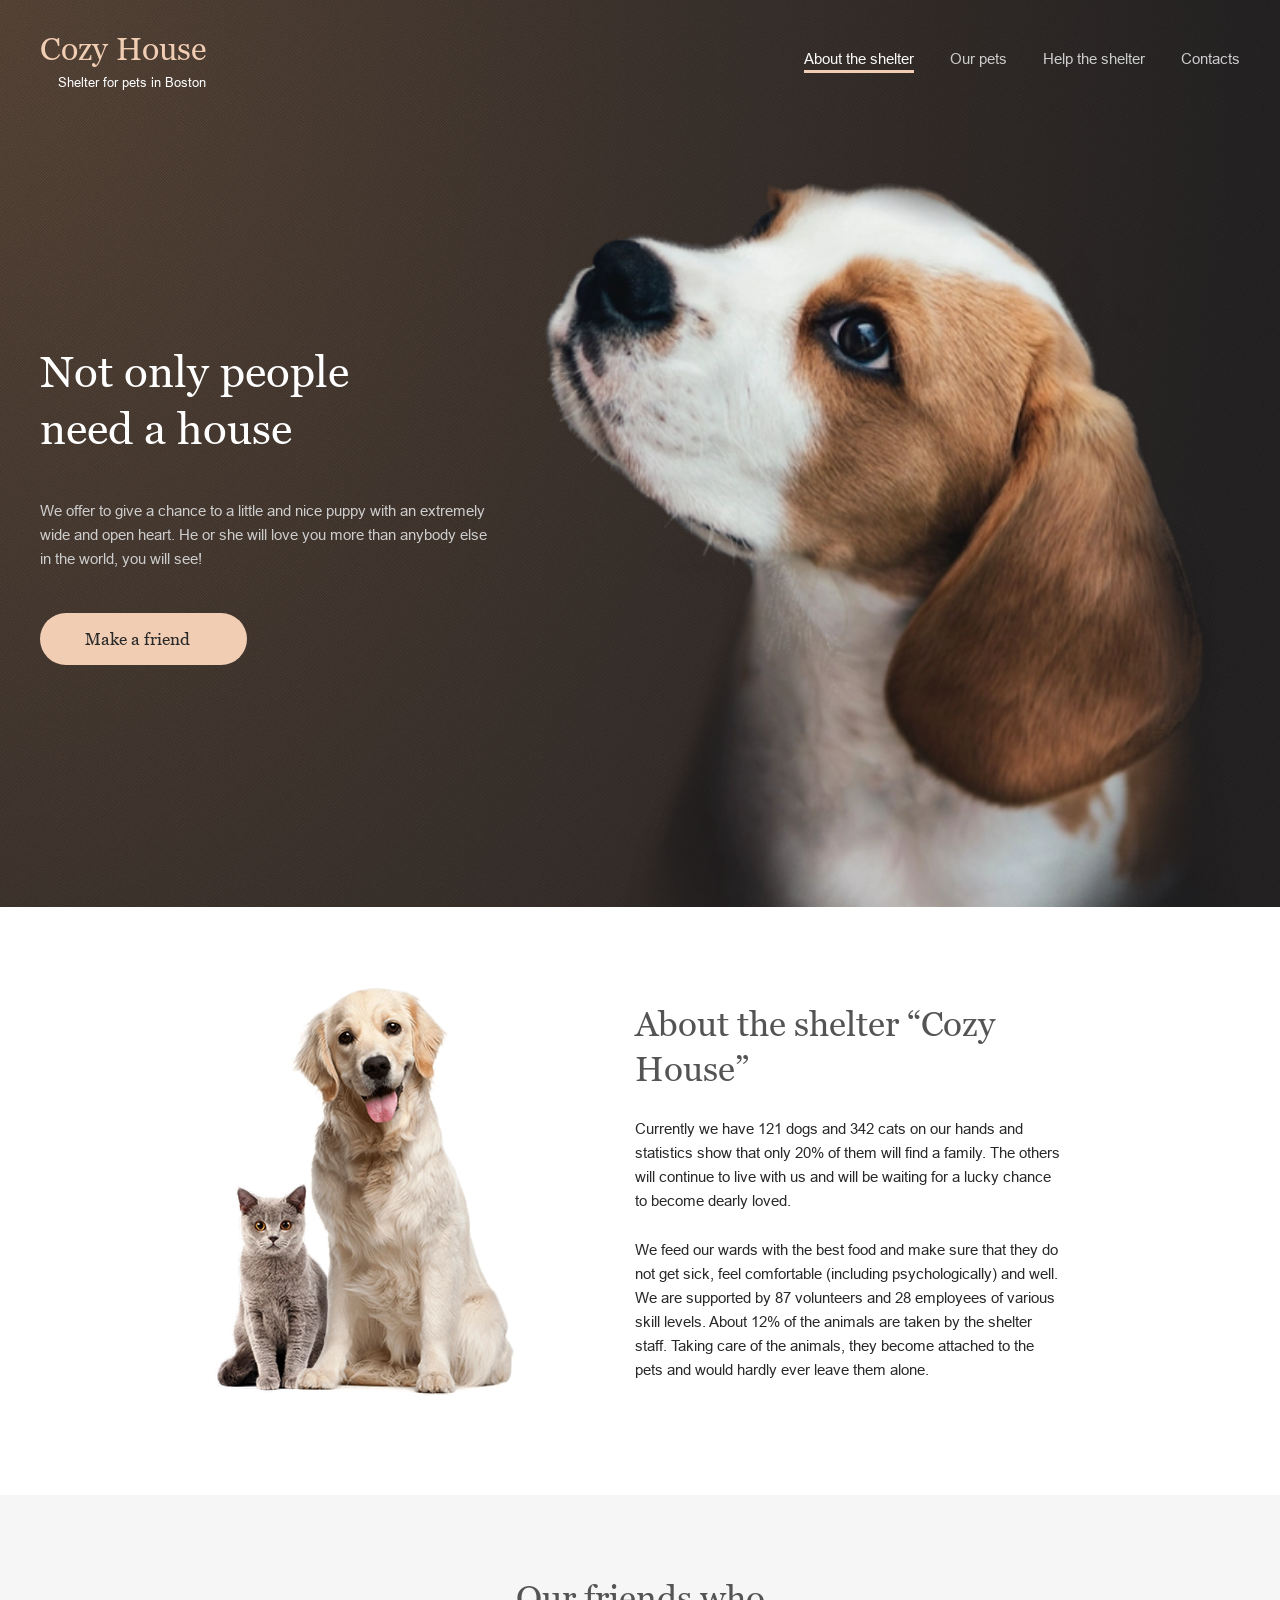
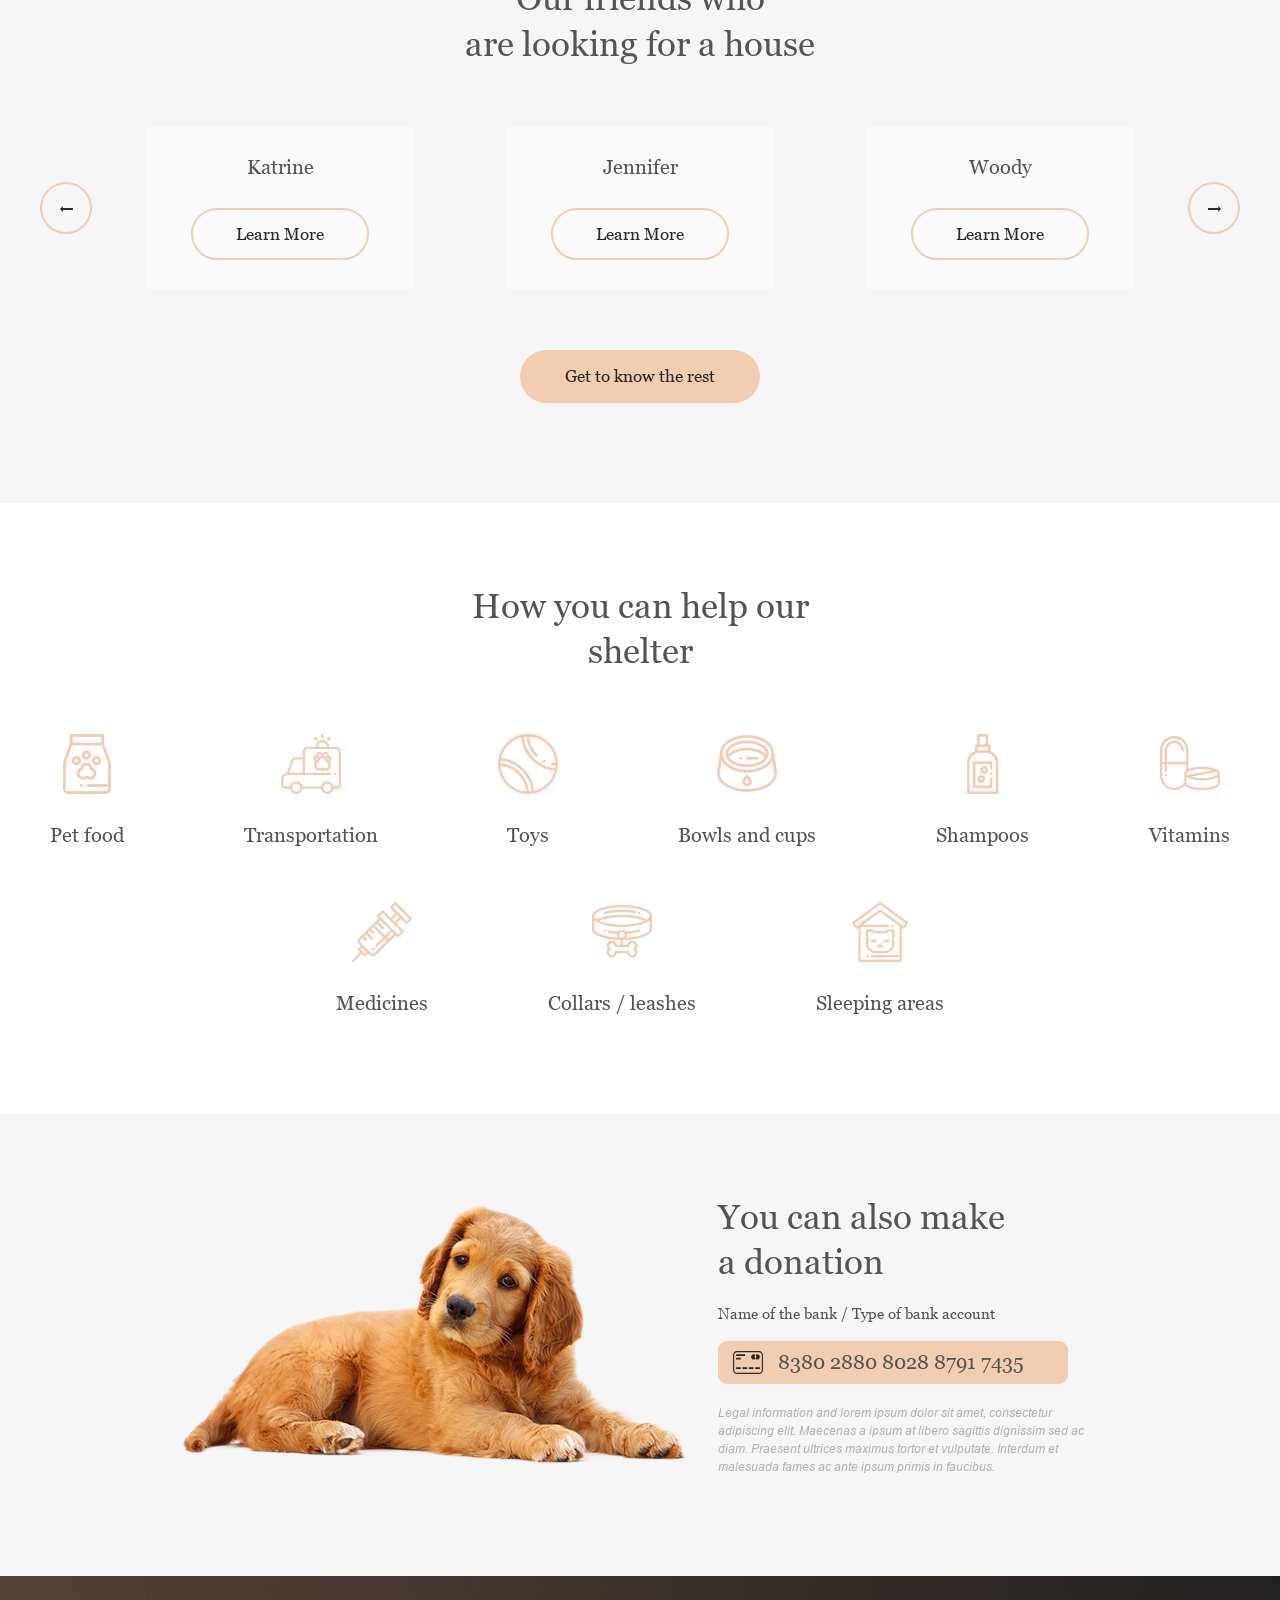
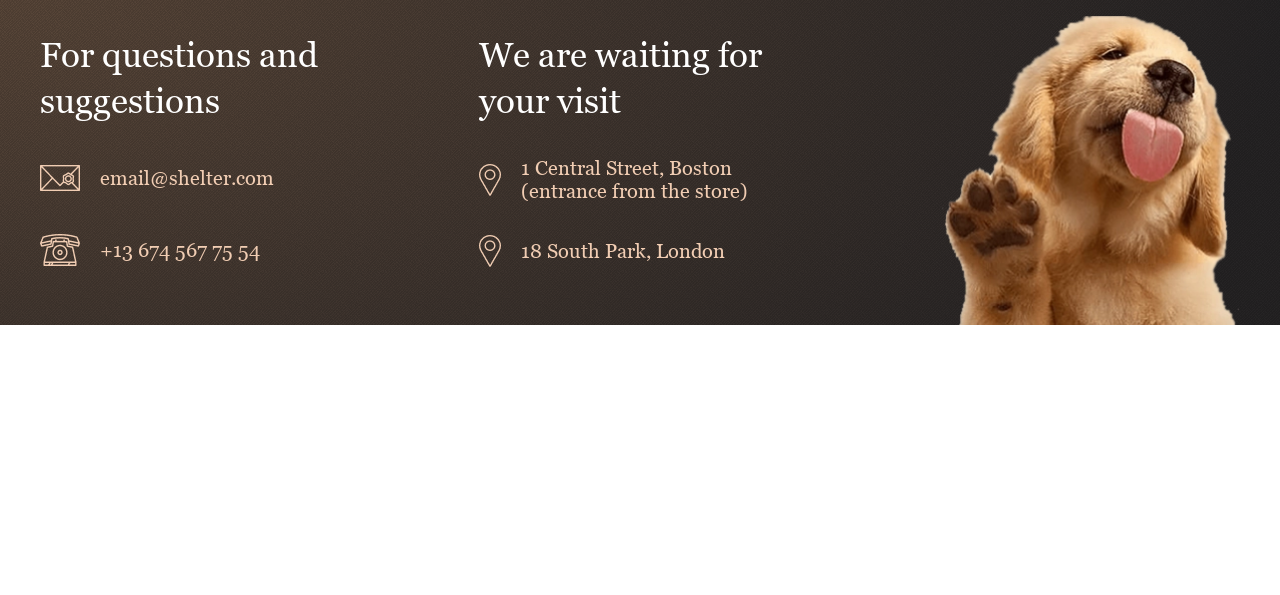
<file: shelter/index.html>
<!doctype html>
<html lang="en">
  <head>
    <meta charset="UTF-8" />
    <meta name="viewport" content="width=device-width, initial-scale=1.0" />
    <title>Shelter</title>

    <link
      rel="icon"
      type="image/png"
      href="./favicon-32x32.png?v=4"
      sizes="32x32"
    />
    <link
      rel="icon"
      type="image/png"
      href="./favicon-16x16.png?v=4"
      sizes="16x16"
    />
    <link rel="stylesheet" href="./css/style.css" />
  </head>
  <body>
    <div class="overlay"></div>
    <div class="header">
      <header class="header__content u-content-width">
        <a class="header__logo" href="./index.html">
          <p class="header__logo-title">Cozy House</p>
          <p class="header__logo-subtitle">Shelter for pets in Boston</p>
        </a>
        <nav class="header__nav">
          <ul class="header__nav-list">
            <li class="header__nav-item is-active">
              <a href="" class="header__nav-link">About the shelter</a>
            </li>
            <li class="header__nav-item">
              <a href="./pets.html" class="header__nav-link">Our pets</a>
            </li>
            <li class="header__nav-item">
              <a href="#help" class="header__nav-link">Help the shelter</a>
            </li>
            <li class="header__nav-item">
              <a href="#footer" class="header__nav-link">Contacts</a>
            </li>
          </ul>
        </nav>
        <div class="burger">
          <span class="burger__line"></span>
        </div>
      </header>
      <section class="section-not-only u-content-width">
        <div class="not-only-content">
          <div class="not-only-content__txt-content">
            <h1 class="not-only-content__h1">Not only people need a house</h1>
            <p class="not-only-content__main-text">
              We offer to give a chance to a little and nice puppy with an
              extremely wide and open heart. He or she will love you more than
              anybody else in the world, you will see!
            </p>
            <a class="not-only-content__button button" href="#friends">
              Make a friend
            </a>
          </div>
          <div class="not-only-content__img-content">
            <img
              class="img"
              src="./assets/img/start-screen-puppy1.webp"
              alt="image of a big funny red dog"
            />
          </div>
        </div>
      </section>
    </div>

    <main class="main-content">
      <section class="section-about u-content-width u-section-padding">
        <div class="section-about__img-content">
          <img
            class="img"
            src="./assets/img/about-pets.webp"
            alt="
image of a red dog"
          />
        </div>
        <div class="section-about__text-content">
          <h2 class="section-about__h2 u-section-title">
            About the shelter “Cozy House”
          </h2>
          <p class="section-about__p1">
            Currently we have 121 dogs and 342 cats on our hands and statistics
            show that only 20% of them will find a family. The others will
            continue to live with us and will be waiting for a lucky chance to
            become dearly loved.
          </p>
          <p class="section-about__p2">
            We feed our wards with the best food and make sure that they do not
            get sick, feel comfortable (including psychologically) and well. We
            are supported by 87 volunteers and 28 employees of various skill
            levels. About 12% of the animals are taken by the shelter staff.
            Taking care of the animals, they become attached to the pets and
            would hardly ever leave them alone.
          </p>
        </div>
      </section>
      <section id="friends" class="section-our-friend u-bgc-section">
        <div class="our-friend-content u-content-width u-section-padding">
          <h2
            class="our-friend-content__h2 u-section-title u-section-title--center"
          >
            Our friends who <br />
            are looking for a house
          </h2>

          <div class="our-friend-content__slider slider">
            <button class="slider__button circle-button arrow-left"></button>

            <div class="slider__visible">
              <div class="slider__track"></div>
            </div>

            <button class="slider__button circle-button arrow-right"></button>
          </div>
          <a class="button button--width-261" href="./pets.html"
            >Get to know the rest</a
          >
        </div>
      </section>
      <section id="help" class="section-help u-content-width u-section-padding">
        <h2 class="section-help__title u-section-title u-section-title--center">
          How you can help our shelter
        </h2>
        <div class="section-help__list">
          <div class="section-help__list-item">
            <img
              class="img img--height-60"
              src="./assets/img/food.png"
              alt=""
            />
            <p class="section-help__list-item-text">Pet food</p>
          </div>
          <div class="section-help__list-item">
            <img
              class="img img--height-60"
              src="./assets/img/transportation.png"
              alt=""
            />
            <p class="section-help__list-item-text">Transportation</p>
          </div>
          <div class="section-help__list-item">
            <img
              class="img img--height-60"
              src="./assets/img/toys.png"
              alt=""
            />
            <p class="section-help__list-item-text">Toys</p>
          </div>
          <div class="section-help__list-item">
            <img
              class="img img--height-60"
              src="./assets/img/bowls-and-cups.png"
              alt=""
            />
            <p class="section-help__list-item-text">Bowls and cups</p>
          </div>
          <div class="section-help__list-item">
            <img
              class="img img--height-60"
              src="./assets/img/shampoos.png"
              alt=""
            />
            <p class="section-help__list-item-text">Shampoos</p>
          </div>
          <div class="section-help__list-item">
            <img
              class="img img--height-60"
              src="./assets/img/vitamins.png"
              alt=""
            />
            <p class="section-help__list-item-text">Vitamins</p>
          </div>
          <div class="section-help__list-item">
            <img
              class="img img--height-60"
              src="./assets/img/medicines.png"
              alt=""
            />
            <p class="section-help__list-item-text">Medicines</p>
          </div>
          <div class="section-help__list-item">
            <img
              class="img img--height-60"
              src="./assets/img/collars-or-leashes.png"
              alt=""
            />
            <p class="section-help__list-item-text">Collars / leashes</p>
          </div>
          <div class="section-help__list-item">
            <img
              class="img img--height-60"
              src="./assets/img/sleeping-area.png"
              alt=""
            />
            <p class="section-help__list-item-text">Sleeping areas</p>
          </div>
        </div>
      </section>
      <section class="section-addition u-bgc-section">
        <div
          class="section-addition__content u-content-width u-section-padding"
        >
          <div class="section_addition__image-content">
            <img
              class="img"
              src="./assets/img/donation-dog.webp"
              alt="
Image of a cute red puppy"
            />
          </div>
          <div class="addition-text">
            <h2 class="addition-text__title u-section-title">
              You can also make a donation
            </h2>
            <span class="addition-text__subtitle"
              >Name of the bank / Type of bank account</span
            >
            <a href="#" class="addition-text__credit-card">
              <svg
                viewBox="0 0 30 23"
                xmlns="http://www.w3.org/2000/svg"
                xmlns:xlink="http://www.w3.org/1999/xlink"
                width="30.000000"
                height="23.000000"
                fill="none"
              >
                <path
                  id="credit-card"
                  d="M25.9815 23L4.01915 23C1.80285 23 0 21.2046 0 19.0001L0 3.9999C0 1.79421 1.80285 0 4.01915 0L25.9808 0C28.196 0 30 1.79421 30 3.9999L30 19.0001C30.0006 21.2052 28.1972 23 25.9815 23ZM4.01915 1.14285C2.43563 1.14285 1.14836 2.42396 1.14836 3.9999L1.14836 19.0001C1.14836 20.5755 2.43563 21.8571 4.01915 21.8571L25.9808 21.8571C27.5638 21.8571 28.8516 20.5755 28.8516 19.0001L28.8516 3.9999C28.8516 2.42396 27.5638 1.14285 25.9808 1.14285L4.01915 1.14285ZM20.7037 3.35993C22.1363 3.35993 23.2977 4.51532 23.2977 5.94153C23.2977 7.36774 22.1368 8.52376 20.7037 8.52376C19.2706 8.52376 18.1097 7.36783 18.1097 5.94153C18.1097 4.51523 19.2712 3.35993 20.7037 3.35993ZM24.3204 3.35993C25.7529 3.35993 26.9151 4.51532 26.9151 5.94153C26.9151 7.36774 25.7536 8.52376 24.3204 8.52376C22.8873 8.52376 21.7264 7.36783 21.7264 5.94153C21.7264 4.51523 22.8879 3.35993 24.3204 3.35993ZM3.0861 16.3339L7.8683 16.3339L7.8683 18.0481L3.0861 18.0481L3.0861 16.3339ZM9.43467 16.3339L14.2175 16.3339L14.2175 18.0481L9.43467 18.0481L9.43467 16.3339ZM15.782 16.3339L20.5659 16.3339L20.5659 18.0481L15.782 18.0481L15.782 16.3339ZM22.1305 16.3339L26.9144 16.3339L26.9144 18.0481L22.1305 18.0481L22.1305 16.3339ZM3.0861 3.36046L12.1263 3.36046L12.1263 5.07474L3.0861 5.07474L3.0861 3.36046ZM3.0861 6.76208L7.86946 6.76208L7.86946 8.47637L3.0861 8.47637L3.0861 6.76208Z"
                  fill="rgb(41,41,41)"
                  fill-rule="evenodd"
                />
              </svg>
              <p class="addition-text__credit-card-number">
                8380 2880 8028 8791 7435
              </p>
            </a>
            <span class="addition-text__info"
              >Legal information and lorem ipsum dolor sit amet, consectetur
              adipiscing elit. Maecenas a ipsum at libero sagittis dignissim sed
              ac diam. Praesent ultrices maximus tortor et vulputate. Interdum
              et malesuada fames ac ante ipsum primis in faucibus.</span
            >
          </div>
        </div>
      </section>
    </main>

    <footer id="footer" class="footer">
      <div class="footer__content u-content-width">
        <div class="footer__block">
          <h2 class="footer__title footer__title--margin-42 u-section-title">
            For questions and suggestions
          </h2>
          <div class="footer__item footer__item--margin-bottom-43">
            <img class="img icon" src="./assets/img/mail.png" alt="" />
            <a class="footer__link" href="mailto:example@domain.com"
              >email@shelter.com</a
            >
          </div>
          <div class="footer__item">
            <img class="img icon" src="./assets/img/phone.png" alt="" />
            <a class="footer__link" href="tel:+136745677554"
              >+13 674 567 75 54</a
            >
          </div>
        </div>
        <div class="footer__block">
          <h2 class="footer__title footer__title--margin-34 u-section-title">
            We are waiting for your visit
          </h2>
          <div class="footer__item footer__item--margin-bottom-32">
            <img class="icon" src="./assets/img/pin.png" alt="" />
            <a
              class="footer__link"
              target="_blank"
              href="https://www.google.com/maps/place/London,+UK/@51.5022575,-0.1047878,18.5z/data=!4m6!3m5!1s0x47d8a00baf21de75:0x52963a5addd52a99!8m2!3d51.5072178!4d-0.1275862!16zL20vMDRqcGw?entry=ttu&g_ep=EgoyMDI2MDYxMC4wIKXMDSoASAFQAw%3D%3D"
              >1 Central Street, Boston (entrance from the store)</a
            >
          </div>
          <div class="footer__item">
            <img class="icon" src="./assets/img/pin.png" alt="" />
            <a
              class="footer__link"
              href="https://www.google.com/maps/place/London,+UK/@51.5022575,-0.1047878,18.5z/data=!4m6!3m5!1s0x47d8a00baf21de75:0x52963a5addd52a99!8m2!3d51.5072178!4d-0.1275862!16zL20vMDRqcGw?entry=ttu&g_ep=EgoyMDI2MDYxMC4wIKXMDSoASAFQAw%3D%3D"
              >18 South Park, London
            </a>
          </div>
        </div>
        <div class="footer-img">
          <img
            class="img"
            src="./assets/img/footer-puppy.webp"
            alt="The red dog stuck out his tongue"
          />
        </div>
      </div>
    </footer>
    <dialog class="modal">
      <button class="modal__btn-close circle-button">&#10006;</button>
      <div class="modal-content">
        <div class="modal-content__image"></div>
        <div class="modal-content__wrapper-text">
          <h3 class="modal-content__name"></h3>
          <p class="modal-content__type">
            <span class="modal-content__type--type"></span> -
            <span class="modal-content__type--breed"></span>
          </p>
          <p class="modal-content__information"></p>
          <ul class="modal-content__list">
            <li class="modal-content__list-item">
              <span class="bold-text">Age: </span>
              <span data-info="age"></span>
            </li>
            <li class="modal-content__list-item">
              <span class="bold-text">Inoculations: </span>
              <span data-info="inoculations"></span>
            </li>
            <li class="modal-content__list-item">
              <span class="bold-text">Diseases: </span>
              <span data-info="diseases"></span>
            </li>
            <li class="modal-content__list-item">
              <span class="bold-text">Parasites: </span>
              <span data-info="parasites"></span>
            </li>
          </ul>
        </div>
      </div>
    </dialog>
    <script type="module" src="./js/main.js"></script>
  </body>
</html>
</file>
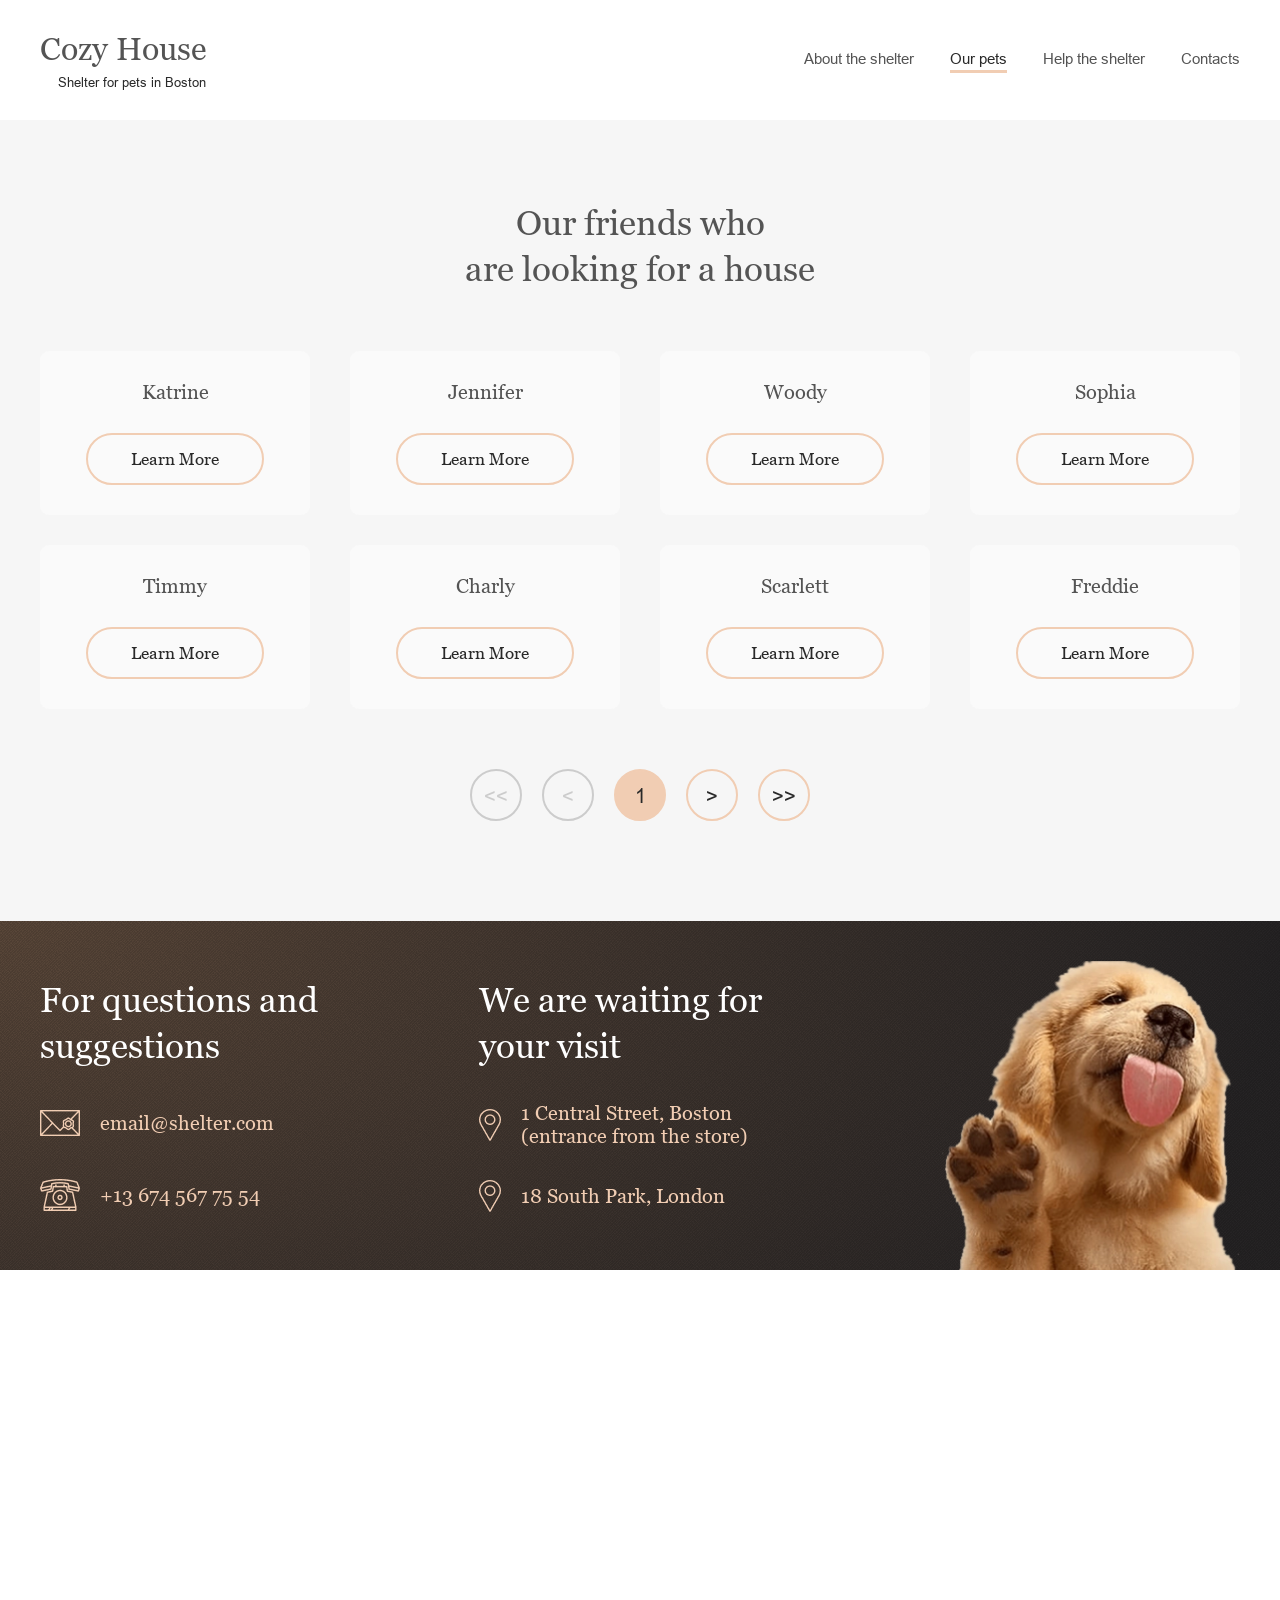
<file: shelter/pets.html>
<!doctype html>
<html lang="en">
  <head>
    <meta charset="UTF-8" />
    <meta name="viewport" content="width=device-width, initial-scale=1.0" />
    <title>Our Pets</title>
    <link
      rel="icon"
      type="image/png"
      href="./favicon-32x32.png?v=4"
      sizes="32x32"
    />
    <link
      rel="icon"
      type="image/png"
      href="./favicon-16x16.png?v=4"
      sizes="16x16"
    />

    <link rel="stylesheet" href="./css/style.css" />
  </head>
  <body>
    <div class="overlay"></div>
    <header class="header__content u-content-width">
      <a class="header__logo" href="./index.html">
        <p class="header__logo-title header__logo-title--dark">Cozy House</p>
        <p class="header__logo-subtitle header__logo-subtitle--dark">
          Shelter for pets in Boston
        </p>
      </a>
      <nav class="header__nav">
        <ul class="header__nav-list">
          <li class="header__nav-item header__nav-item--dark">
            <a
              href="./index.html"
              class="header__nav-link header__nav-link--dark"
              >About the shelter</a
            >
          </li>
          <li class="header__nav-item header__nav-item--dark is-active">
            <a
              href="./pets.html"
              class="header__nav-link header__nav-link--dark"
              >Our pets</a
            >
          </li>
          <li class="header__nav-item header__nav-item--dark">
            <a
              href="./index.html#help"
              class="header__nav-link header__nav-link--dark"
              >Help the shelter</a
            >
          </li>
          <li class="header__nav-item header__nav-item--dark">
            <a href="#footer" class="header__nav-link header__nav-link--dark"
              >Contacts</a
            >
          </li>
        </ul>
      </nav>
      <div class="burger burger--black">
        <span class="burger__line"></span>
      </div>
    </header>

    <main class="u-bgc-section">
      <div class="main-pets u-section-padding u-content-width">
        <h1 class="main-pets__title u-section-title u-section-title--center">
          Our friends who <br />
          are looking for a house
        </h1>
        <div class="main-pets__cards-wrapper"></div>
        <div class="main-pets__pagination">
          <button class="circle-button first" disabled>&lt;&lt;</button>
          <button class="circle-button prev" disabled>&lt;</button>
          <button class="circle-button counter is-active">1</button>
          <button class="circle-button next">&gt;</button>
          <button class="circle-button last">&gt;&gt;</button>
        </div>
      </div>
    </main>
    <footer id="footer" class="footer">
      <div class="footer__content u-content-width">
        <div class="footer__block">
          <h2 class="footer__title footer__title--margin-42 u-section-title">
            For questions and suggestions
          </h2>
          <div class="footer__item footer__item--margin-bottom-43">
            <img class="img icon" src="./assets/img/mail.png" alt="" />
            <a class="footer__link" href="mailto:example@domain.com"
              >email@shelter.com</a
            >
          </div>
          <div class="footer__item">
            <img class="img icon" src="./assets/img/phone.png" alt="" />
            <a class="footer__link" href="tel:+136745677554"
              >+13 674 567 75 54</a
            >
          </div>
        </div>
        <div class="footer__block">
          <h2 class="footer__title footer__title--margin-34 u-section-title">
            We are waiting for your visit
          </h2>
          <div class="footer__item footer__item--margin-bottom-32">
            <img class="icon" src="./assets/img/pin.png" alt="" />
            <a
              class="footer__link"
              target="_blank"
              href="https://www.google.com/maps/place/London,+UK/@51.5022575,-0.1047878,18.5z/data=!4m6!3m5!1s0x47d8a00baf21de75:0x52963a5addd52a99!8m2!3d51.5072178!4d-0.1275862!16zL20vMDRqcGw?entry=ttu&g_ep=EgoyMDI2MDYxMC4wIKXMDSoASAFQAw%3D%3D"
              >1 Central Street, Boston (entrance from the store)</a
            >
          </div>
          <div class="footer__item">
            <img class="icon" src="./assets/img/pin.png" alt="" />
            <a
              class="footer__link"
              href="https://www.google.com/maps/place/London,+UK/@51.5022575,-0.1047878,18.5z/data=!4m6!3m5!1s0x47d8a00baf21de75:0x52963a5addd52a99!8m2!3d51.5072178!4d-0.1275862!16zL20vMDRqcGw?entry=ttu&g_ep=EgoyMDI2MDYxMC4wIKXMDSoASAFQAw%3D%3D"
              >18 South Park, London
            </a>
          </div>
        </div>
        <div class="footer-img">
          <img class="img" src="./assets/img/footer-puppy.webp" alt="" />
        </div>
      </div>
    </footer>
    <dialog class="modal">
      <button class="modal__btn-close circle-button">&#10006;</button>
      <div class="modal-content">
        <div class="modal-content__image"></div>
        <div class="modal-content__wrapper-text">
          <h3 class="modal-content__name"></h3>
          <p class="modal-content__type">
            <span class="modal-content__type--type"></span> -
            <span class="modal-content__type--breed"></span>
          </p>
          <p class="modal-content__information"></p>
          <ul class="modal-content__list">
            <li class="modal-content__list-item">
              <span class="bold-text">Age: </span>
              <span data-info="age"></span>
            </li>
            <li class="modal-content__list-item">
              <span class="bold-text">Inoculations: </span>
              <span data-info="inoculations"></span>
            </li>
            <li class="modal-content__list-item">
              <span class="bold-text">Diseases: </span>
              <span data-info="diseases"></span>
            </li>
            <li class="modal-content__list-item">
              <span class="bold-text">Parasites: </span>
              <span data-info="parasites"></span>
            </li>
          </ul>
        </div>
      </div>
    </dialog>
    <script type="module" src="./js/pets.js"></script>
  </body>
</html>
</file>
<file: shelter/css/style.css>
@charset "UTF-8";
:root {
  --color-primary: #f1cdb3;
  --color-light-s: #fafafa;
  --color-light-l: #f6f6f6;
  --color-light-hover: #fddcc4;
  --color-light-xl: #ffffff;
  --color-dark-s: #cdcdcd;
  --color-dark-m: #b2b2b2;
  --color-dark-l: #545454;
  --color-dark-xl: #292929;
  --fn-logo: 32px;
  --fn-sublogo: 13px;
  --fn-h1: 44px;
  --fn-main: 15px;
  --fn-button: 17px;
  --fn-h2: 35px;
  --fn-card: 20px;
}

html {
  line-height: 1.15; /* 1 */
  -webkit-text-size-adjust: 100%; /* 2 */
}

body {
  margin: 0;
}

main {
  display: block;
}

h1 {
  font-size: 2em;
  margin: 0.67em 0;
}

hr {
  box-sizing: content-box; /* 1 */
  height: 0; /* 1 */
  overflow: visible; /* 2 */
}

a {
  background-color: transparent;
}

abbr[title] {
  border-bottom: none; /* 1 */
  text-decoration: underline; /* 2 */
  -webkit-text-decoration: underline dotted;
          text-decoration: underline dotted; /* 2 */
}

code,
kbd,
samp {
  font-family: monospace, monospace; /* 1 */
  font-size: 1em; /* 2 */
}

small {
  font-size: 80%;
}

sub,
sup {
  font-size: 75%;
  line-height: 0;
  position: relative;
  vertical-align: baseline;
}

sub {
  bottom: -0.25em;
}

sup {
  top: -0.5em;
}

img {
  border-style: none;
}

button,
input {
  overflow: visible;
}

button,
select {
  text-transform: none;
}

button,
[type=button],
[type=reset],
[type=submit] {
  -webkit-appearance: button;
     -moz-appearance: button;
          appearance: button;
}

button::-moz-focus-inner,
[type=button]::-moz-focus-inner,
[type=reset]::-moz-focus-inner,
[type=submit]::-moz-focus-inner {
  border-style: none;
  padding: 0;
}

button:-moz-focusring,
[type=button]:-moz-focusring,
[type=reset]:-moz-focusring,
[type=submit]:-moz-focusring {
  outline: 1px dotted currentColor;
}

fieldset {
  padding: 0.35em 0.75em 0.625em;
}

legend {
  box-sizing: border-box; /* 1 */
  color: inherit; /* 2 */
  display: table; /* 1 */
  max-width: 100%; /* 1 */
  padding: 0; /* 3 */
  white-space: normal; /* 1 */
}

progress {
  vertical-align: baseline;
}

textarea {
  overflow: auto;
}

[type=checkbox],
[type=radio] {
  box-sizing: border-box; /* 1 */
  padding: 0; /* 2 */
}

[type=number]::-webkit-inner-spin-button,
[type=number]::-webkit-outer-spin-button {
  height: auto;
}

[type=search] {
  -moz-appearance: textfield;
       appearance: textfield; /* Современный стандарт */
  -webkit-appearance: textfield; /* Для поддержки старых версий Safari */
  outline-offset: -2px;
}

[type=search]::-webkit-search-decoration {
  -webkit-appearance: none;
}

::-webkit-file-upload-button {
  -webkit-appearance: button; /* 1 */
  font: inherit; /* 2 */
}

details {
  display: block;
}

template {
  display: none;
}

[hidden] {
  display: none;
}

@font-face {
  font-family: "Arial";
  src: url("../assets/fonts/arial-regular.woff2") format("woff2");
  font-weight: 400;
  font-style: normal;
  font-display: swap;
}
@font-face {
  font-family: "Georgia";
  src: url("../assets/fonts/georgia-regular.woff2") format("woff2");
  font-weight: 400;
  font-style: normal;
  font-display: swap;
}
@font-face {
  font-family: "Arial";
  src: url("../assets/fonts/arial-italic.woff2") format("woff2");
  font-weight: 400;
  font-style: italic;
  font-display: swap;
}
body {
  font-family: "Georgia", sans-serif;
  font-size: var(--fn-main);
  color: var(--color-dark-l);
}

.button {
  white-space: nowrap;
  max-width: 207px;
  padding: 13px 43px;
  background-color: var(--color-primary);
  border-radius: 100px;
  border: none;
  color: var(--color-dark-xl);
  text-decoration: none;
  font-size: var(--fn-button);
  border: 2px solid transparent;
  font-family: "Georgia", sans-serif;
  line-height: 130%;
  letter-spacing: 6%;
  transition: background-color 0.4s;
  cursor: pointer;
}
.button--width-261 {
  max-width: 261px;
}
.button--width-187 {
  max-width: 187px;
}
.button--bgc-transparent {
  border-color: var(--color-primary);
  background-color: transparent;
}
@media (hover: hover) and (pointer: fine) {
  .button:hover {
    background-color: var(--color-light-hover);
    border-color: var(--color-light-hover);
  }
}

.card {
  display: flex;
  flex-direction: column;
  align-items: center;
  gap: 29px;
  padding-bottom: 30px;
  border-radius: 9px;
  background-color: var(--color-light-s);
  transition: 0.3s;
  cursor: pointer;
  width: 270px;
  flex-shrink: 0;
  opacity: 1;
  transition: opacity 0.2s, transform 0.3s ease;
}
.card.fade-out-next {
  transform: translateX(-100px);
  opacity: 0;
}
.card.fade-out-prev {
  transform: translateX(100px);
  opacity: 0;
}
.card .img {
  border-radius: 9px;
}
.card__pet-name {
  color: var(--color-dark-l);
  font-size: var(--fn-card);
  line-height: 24px;
  letter-spacing: 6%;
}
@media (hover: hover) and (pointer: fine) {
  .card:hover {
    box-shadow: 0px 0px 15px 1px rgba(33, 59, 78, 0.158);
  }
  .card:hover .button {
    background-color: var(--color-light-hover);
    border-color: var(--color-light-hover);
  }
}

.circle-button {
  width: 52px;
  height: 52px;
  border: 2px solid var(--color-primary);
  border-radius: 50%;
  background-color: transparent;
  background-size: 27% 11.5%;
  background-repeat: no-repeat;
  background-position: center;
  cursor: pointer;
  transition: 0.3s;
  color: var(--color-dark-xl);
  font-size: var(--fn-card);
  display: flex;
  align-items: center;
  justify-content: center;
  line-height: 115%;
  letter-spacing: 6%;
}
@media (hover: hover) and (pointer: fine) {
  .circle-button:hover {
    background-color: var(--color-light-hover);
    border-color: var(--color-light-hover);
  }
}
.circle-button.is-active {
  background-color: var(--color-primary);
  pointer-events: none;
}
.circle-button:disabled {
  border-color: var(--color-dark-xl);
  opacity: 0.2;
  pointer-events: none;
}

body:has(dialog[open]) {
  overflow: hidden;
}

.modal {
  position: fixed;
  top: 50%;
  left: 50%;
  transform: translate(-50%, -50%);
  max-width: clamp(630px, 52.734375vw + 225px, 900px);
  width: 100%;
  max-height: 90vh;
  border: none;
  border-radius: 9px;
  overflow: visible;
}
.modal:focus {
  outline: none;
}
.modal::backdrop {
  background-color: rgba(41, 41, 41, 0.6);
}
.modal__btn-close {
  position: absolute;
  top: 0;
  right: 0;
  transform: translate(60%, -100%);
}
.modal__btn-close:focus {
  outline: none;
}
@media (max-width: 768px) {
  .modal {
    max-width: clamp(240px, 87.0535714286vw + -38.5714285714px, 630px);
  }
}

.modal-content {
  display: flex;
  gap: clamp(10px, 3.90625vw + -20px, 30px);
  justify-content: center;
  background-color: var(--color-light-s);
  border-radius: 9px;
  overflow-y: auto;
  max-height: 90vh;
  padding-right: clamp(10px, 1.953125vw + -5px, 20px);
}
.modal-content__image {
  max-width: 500px;
  width: 100%;
}
.modal-content__wrapper-text {
  margin-top: clamp(10px, 7.8125vw + -50px, 50px);
  max-width: clamp(260px, 17.578125vw + 125px, 350px);
}
.modal-content__name {
  font-size: var(--fn-h2);
  line-height: 130%;
  letter-spacing: 6%;
}
.modal-content__type {
  margin-top: 10px;
  font-size: var(--fn-card);
  line-height: 115%;
  letter-spacing: 6%;
}
.modal-content__information {
  margin-top: clamp(20px, 3.90625vw + -10px, 40px);
  font-weight: 400;
  line-height: 110%;
  letter-spacing: 6%;
}
.modal-content__list {
  margin-top: clamp(20px, 3.90625vw + -10px, 40px);
  list-style-position: outside;
  padding-left: 20px;
  display: flex;
  flex-direction: column;
  gap: clamp(6px, 0.9765625vw + -1.5px, 11px);
}
.modal-content__list-item {
  padding-left: 10px;
  font-size: 15px;
  font-weight: 400;
  line-height: 110%;
  letter-spacing: 6%;
}
.modal-content__list-item::marker {
  color: var(--color-primary);
}
.modal-content {
  -ms-overflow-style: none;
  scrollbar-width: none;
  color: black;
}
.modal-content::-webkit-scrollbar {
  display: none;
}
@media (max-width: 768px) {
  .modal-content__wrapper-text {
    padding-bottom: 10px;
  }
  .modal-content__image {
    align-self: center;
  }
}
@media (max-width: 610px) {
  .modal-content {
    padding-left: 10px;
  }
  .modal-content__name {
    text-align: center;
  }
  .modal-content__image {
    display: none;
  }
  .modal-content__type {
    text-align: center;
  }
  .modal-content__information {
    text-align: justify;
  }
}

.bold-text {
  font-weight: bold;
}

html {
  box-sizing: border-box;
  scroll-behavior: smooth;
}

*,
*::before,
*::after {
  box-sizing: inherit;
  margin: 0;
  padding: 0;
  font-weight: 400;
}

body.no-scroll {
  overflow: hidden;
}

.overlay {
  position: fixed;
  top: 0;
  left: 0;
  right: 0;
  bottom: 0;
  background-color: rgba(38, 36, 37, 0.555);
  display: none;
}

.overlay.is-open {
  display: block;
  z-index: 10;
}

.header {
  background: url(../assets/img/noise_transparent.png), radial-gradient(100% 215.42% at 0% 0%, #5b483a 0%, #262425 100%), #211f20;
  overflow-x: hidden;
  position: relative;
}

.header__content {
  display: flex;
  justify-content: space-between;
  align-items: center;
  height: 60px;
  padding: 30px clamp(30px, 1.953125vw + 15px, 40px);
  box-sizing: content-box;
}
@media (max-width: 768px) {
  .header__content {
    padding-inline: clamp(20px, 2.2321428571vw + 12.8571428571px, 30px);
  }
}

.header__logo {
  display: flex;
  flex-direction: column;
  justify-content: space-between;
  height: 100%;
  text-decoration: none;
}
.header__logo-title {
  color: var(--color-primary);
  font-size: var(--fn-logo);
  letter-spacing: 6%;
}
.header__logo-title--dark {
  color: var(--color-dark-l);
}
.header__logo-subtitle {
  color: var(--color-light-xl);
  font-family: "Arial";
  font-size: var(--fn-sublogo);
  letter-spacing: 10%;
  line-height: 15px;
  text-align: right;
}
.header__logo-subtitle--dark {
  color: var(--color-dark-xl);
}
.header__nav-list {
  padding-bottom: 2px;
  list-style: none;
  display: flex;
  gap: 36px;
  transition: transform 0.5s ease;
}
.header__nav-item {
  padding: 3px 0 4px;
}
@media (hover: hover) and (pointer: fine) {
  .header__nav-item:hover .header__nav-link {
    color: var(--color-light-s);
  }
}
.header__nav-item.is-active .header__nav-link {
  position: relative;
  display: block;
  color: var(--color-light-s);
  pointer-events: none;
}
.header__nav-item.is-active .header__nav-link::after {
  content: "";
  display: block;
  position: absolute;
  left: 0;
  bottom: -6px;
  width: 100%;
  height: 3px;
  background-color: var(--color-primary);
}
.header__nav-item--dark.is-active .header__nav-link {
  color: var(--color-dark-xl);
}
.header__nav-item--dark .header__nav-link {
  color: var(--color-dark-l);
}
@media (hover: hover) and (pointer: fine) {
  .header__nav-item--dark:hover .header__nav-link {
    color: var(--color-dark-xl);
  }
}
.header__nav-link {
  font-family: "Arial", sans-serif;
  font-size: var(--fn-main);
  color: var(--color-dark-s);
  text-decoration: none;
  transition: color 0.2s;
}
@media (max-width: 767px) {
  .header__nav {
    position: absolute;
    top: 0;
    right: 0;
    overflow-x: hidden;
    z-index: 100;
  }
  .header__nav-list {
    flex-direction: column;
    height: 100vh;
    background-color: var(--color-dark-xl);
    width: 320px;
    justify-content: center;
    align-items: center;
    gap: 35px;
    transform: translateX(100%);
  }
  .header__nav-list.is-open {
    transform: translateX(0);
  }
  .header__content:has(.burger--black.is-open) > .burger--black::before, .header__content:has(.burger--black.is-open) > .burger--black::after {
    background-color: var(--color-primary);
  }
  .header__content:has(.burger--black.is-open) > .burger--black .burger__line {
    background-color: var(--color-primary);
  }
  .header__nav-item .header__nav-link {
    font-size: 32px;
    line-height: 160%;
    letter-spacing: 0px;
    color: var(--color-dark-s);
  }
}
@media (max-width: 767px) and (hover: hover) and (pointer: fine) {
  .header__nav-item--dark:hover .header__nav-link {
    color: var(--color-light-s);
  }
}
@media (max-width: 767px) {
  .header__nav-item.is-active .header__nav-link {
    color: var(--color-light-s);
  }
}

.burger {
  width: 30px;
  height: 30px;
  position: relative;
  cursor: pointer;
  z-index: 10;
  display: none;
  transition: transform 0.5s;
}
.burger__line {
  display: block;
  position: relative;
  width: 100%;
  height: 3px;
  background-color: var(--color-primary);
  top: 50%;
  transform: translateY(-50%);
}
.burger::before, .burger::after {
  content: "";
  display: block;
  position: absolute;
  width: 100%;
  height: 3px;
  background-color: var(--color-primary);
}
.burger::before {
  top: 4px;
}
.burger::after {
  bottom: 4px;
}
.burger.is-open {
  transform: rotate(90deg);
}
.burger--black::before, .burger--black::after {
  background-color: var(--color-dark-xl);
}
.burger--black .burger__line {
  background-color: var(--color-dark-xl);
}
@media (max-width: 767px) {
  .burger {
    display: block;
    z-index: 200;
  }
}

.not-only-content {
  display: flex;
  justify-content: center;
  gap: 42px;
  padding-top: clamp(30px, 5.859375vw + -15px, 60px);
}
.not-only-content__txt-content {
  padding-top: clamp(0px, 0px + 163 * (100vw - 768px) / 512, 163px);
  max-width: 460px;
  width: 100%;
  display: flex;
  flex-direction: column;
  gap: 42px;
}
.not-only-content__h1 {
  max-width: 310px;
  margin: 0;
  color: var(--color-light-xl);
  font-size: var(--fn-h1);
  line-height: 130%;
  letter-spacing: 0%;
  text-align: left;
}
.not-only-content__main-text {
  color: var(--color-dark-s);
  font-family: "Arial", serif;
  line-height: 160%;
  letter-spacing: 0px;
}
.not-only-content__img-content {
  max-width: 698px;
  width: 100%;
}
@media (max-width: 830px) {
  .not-only-content {
    flex-direction: column;
    align-items: center;
    gap: 100px;
  }
  .not-only-content__button {
    align-self: center;
  }
  .not-only-content__img-content {
    max-width: 569px;
    align-self: flex-end;
  }
}
@media (max-width: 768px) {
  .not-only-content__h1 {
    font-size: clamp(25px, 4.2410714286vw + 11.4285714286px, 44px);
  }
}
@media (max-width: 420px) {
  .not-only-content {
    gap: 105px;
  }
  .not-only-content__h1 {
    align-self: center;
    text-align: center;
    max-width: 240px;
    letter-spacing: 6%;
  }
  .not-only-content__main-text {
    width: 100%;
    text-align: center;
  }
  .not-only-content__img-content {
    max-width: 260px;
    align-self: flex-end;
  }
}

.img {
  width: 100%;
  height: auto;
  display: block;
}
.img--height-60 {
  max-width: 60px;
  height: 60px;
  width: 100%;
  -o-object-fit: contain;
     object-fit: contain;
}
@media (max-width: 420px) {
  .img--height-60 {
    max-width: 50px;
    height: 50px;
  }
}

.u-content-width {
  max-width: 1280px;
  margin: 0 auto;
  padding-inline: clamp(30px, 1.953125vw + 15px, 40px);
}
@media (max-width: 768px) {
  .u-content-width {
    padding-inline: clamp(10px, 4.4642857143vw + -4.2857142857px, 30px);
  }
  .u-content-width.header__content {
    padding-inline: clamp(20px, 2.2321428571vw + 12.8571428571px, 30px);
  }
}

.u-section-padding {
  padding-top: 80px;
  padding-bottom: 100px;
}
@media (max-width: 768px) {
  .u-section-padding {
    padding-top: clamp(42px, 8.4821428571vw + 14.8571428571px, 80px);
    padding-bottom: clamp(42px, 12.9464285714vw + 0.5714285714px, 100px);
  }
}

.u-section-title {
  font-size: var(--fn-h2);
  line-height: 130%;
  letter-spacing: 6%;
  max-width: 400px;
  margin: 0;
}
.u-section-title--center {
  text-align: center;
}
@media (max-width: 768px) {
  .u-section-title {
    font-size: clamp(25px, 2.2321428571vw + 17.8571428571px, 35px);
  }
}
@media (max-width: 420px) {
  .u-section-title {
    text-align: center;
  }
}

.u-bgc-section {
  background-color: var(--color-light-l);
}

.section-about {
  display: flex;
  justify-content: center;
  gap: 120px;
  gap: clamp(80px, 7.8125vw + 20px, 120px);
}
.section-about__img-content {
  max-width: 300px;
  width: 100%;
}
.section-about__text-content {
  display: flex;
  justify-content: center;
  flex-direction: column;
  gap: 25px;
  max-width: 430px;
  width: 100%;
}
.section-about__p1, .section-about__p2 {
  color: var(--color-dark-xl);
  font-family: "Arial", serif;
  line-height: 160%;
  letter-spacing: 0px;
}
@media (max-width: 768px) {
  .section-about {
    flex-direction: column-reverse;
    align-items: center;
    gap: clamp(42px, 8.4821428571vw + 14.8571428571px, 80px);
  }
}
@media (max-width: 420px) {
  .section-about__text-content {
    max-width: 270px;
    gap: 22px;
  }
  .section-about__p1, .section-about__p2 {
    letter-spacing: 0px;
    text-align: justify;
  }
  .section-about__p1 {
    margin-top: 2px;
  }
  .section-about__img-content {
    max-width: 260px;
  }
}

.our-friend-content {
  display: flex;
  flex-direction: column;
  align-items: center;
  justify-content: center;
  gap: 60px;
}
@media (max-width: 768px) {
  .our-friend-content {
    gap: clamp(41px, 4.0178571429vw + 28.1428571429px, 59px);
  }
}

.slider {
  display: flex;
  justify-content: space-between;
  gap: 12px;
  align-items: center;
  width: 100%;
}
.slider__visible {
  min-width: 0;
}
.slider__track {
  display: flex;
  transition: 0.5s;
  width: 100%;
}
.slider__part {
  display: flex;
  flex: 0 0 100%;
  gap: clamp(10px, 34.7826086957vw + -355.2173913043px, 90px);
  justify-content: center;
}
.slider__button {
  flex-shrink: 0;
}
.slider__button:first-child {
  background-image: url("../assets/img/arrow-left.png");
}
.slider__button:last-child {
  background-image: url("../assets/img/arrow-right.png");
}
@media (max-width: 1100px) {
  .slider__part {
    gap: clamp(30px, 9.0361445783vw + -39.3975903614px, 60px);
  }
}
@media (max-width: 768px) {
  .slider__part {
    gap: clamp(30px, 2.2321428571vw + 22.8571428571px, 40px);
  }
}
@media (max-width: 420px) {
  .slider {
    flex-wrap: wrap;
    justify-content: center;
    -moz-column-gap: 80px;
         column-gap: 80px;
    row-gap: 20px;
  }
  .slider__visible {
    max-width: 270px;
    order: -1;
    width: 100%;
    flex-grow: 1;
  }
}

.section-help {
  display: flex;
  flex-direction: column;
  align-items: center;
  gap: 60px;
}
.section-help__title {
  max-width: 350px;
  width: 100%;
}
.section-help__list {
  display: flex;
  justify-content: center;
  flex-wrap: wrap;
  row-gap: 55px;
  -moz-column-gap: clamp(60px, 11.71875vw + -30px, 120px);
       column-gap: clamp(60px, 11.71875vw + -30px, 120px);
}
.section-help__list-item {
  display: flex;
  flex-direction: column;
  gap: 30px;
  align-items: center;
}
.section-help__list-item-text {
  font-size: var(--fn-card);
  line-height: 115%;
  letter-spacing: 6%;
  white-space: nowrap;
}
@media (max-width: 768px) {
  .section-help {
    gap: clamp(42px, 4.0178571429vw + 29.1428571429px, 60px);
  }
  .section-help__list {
    justify-content: space-between;
    max-width: 630px;
    row-gap: clamp(30px, 5.5803571429vw + 12.1428571429px, 55px);
    -moz-column-gap: clamp(10px, 33.7837837838vw + -199.4594594595px, 60px);
         column-gap: clamp(10px, 33.7837837838vw + -199.4594594595px, 60px);
  }
  .section-help__list-item {
    max-width: clamp(130px, 8.9285714286vw + 101.4285714286px, 170px);
    width: 100%;
  }
  .section-help__list-item-text {
    font-size: clamp(15px, 1.1160714286vw + 11.4285714286px, 20px);
  }
}
@media (max-width: 420px) {
  .section-help__title {
    max-width: 225px;
  }
  .section-help__list {
    max-width: 290px;
  }
  .section-help__list-item {
    gap: 20px;
  }
}

.section-addition__content {
  display: flex;
  gap: 30px;
  justify-content: center;
  align-items: center;
  margin-top: -1px;
}
.section-addition__content .addition-text {
  display: flex;
  flex-direction: column;
  gap: 20px;
}
.section-addition__content .addition-text__title {
  max-width: 300px;
}
.section-addition__content .addition-text__subtitle {
  line-height: 110%;
  letter-spacing: 6%;
}
.section-addition__content .addition-text__credit-card {
  max-width: 350px;
  padding: 10px 15px;
  display: flex;
  gap: 15px;
  background-color: var(--color-primary);
  border-radius: 9px;
  text-decoration: none;
  transition: background-color 0.3s;
}
@media (hover: hover) and (pointer: fine) {
  .section-addition__content .addition-text__credit-card:hover {
    background-color: var(--color-light-hover);
  }
}
.section-addition__content .addition-text__credit-card-number {
  font-size: var(--fn-card);
  line-height: 23px;
  letter-spacing: 6%;
  color: var(--color-dark-l);
}
.section-addition__content .addition-text__info {
  max-width: 380px;
  color: var(--color-dark-m);
  font-family: "Arial", serif;
  font-style: italic;
  font-size: 12px;
  line-height: 18px;
  letter-spacing: 0px;
}
@media (max-width: 768px) {
  .section-addition__content {
    flex-direction: column-reverse;
    gap: clamp(42px, 4.0178571429vw + 29.1428571429px, 60px);
  }
}
@media (max-width: 420px) {
  .section-addition__content .addition-text__title {
    max-width: 220px;
    text-align: center;
    align-self: center;
  }
  .section-addition__content .addition-text__subtitle {
    text-align: center;
    align-self: center;
    line-height: 160%;
    letter-spacing: 0px;
  }
  .section-addition__content .addition-text__credit-card {
    max-width: 281px;
    align-self: center;
    align-items: center;
  }
  .section-addition__content .addition-text__credit-card-number {
    font-size: 15px;
    line-height: 110%;
    letter-spacing: 6%;
  }
  .section-addition__content .addition-text__info {
    align-items: center;
    max-width: 281px;
    text-align: justify;
  }
  .section-addition__content .section_addition__image-content {
    max-width: 260px;
  }
}

body {
  position: relative;
}

.main-pets {
  display: flex;
  flex-direction: column;
  align-items: center;
  gap: clamp(30px, 5.859375vw + -15px, 60px);
}
.main-pets__title {
  max-width: 400px;
}
.main-pets__cards-wrapper {
  display: flex;
  justify-content: center;
  width: 100%;
  flex-wrap: wrap;
  -moz-column-gap: 40px;
       column-gap: 40px;
  row-gap: 30px;
}
.main-pets__pagination {
  display: flex;
  justify-content: center;
  gap: 20px;
}
@media (max-width: 768px) {
  .main-pets {
    padding-top: clamp(42px, 8.4821428571vw + 14.8571428571px, 80px);
    padding-bottom: clamp(42px, 7.5892857143vw + 17.7142857143px, 76px);
  }
  .main-pets__pagination {
    gap: clamp(10px, 2.2321428571vw + 2.8571428571px, 20px);
    margin-top: 13px;
  }
}
@media (max-width: 420px) {
  .main-pets {
    gap: 42px;
  }
  .main-pets__pagination {
    margin-top: 2px;
  }
}

.footer {
  background: url(../assets/img/noise_transparent.png), radial-gradient(100% 215.42% at 0% 0%, #5b483a 0%, #262425 100%), #211f20;
}
.footer__content {
  padding-bottom: 0;
  padding-top: clamp(30px, 1.953125vw + 15px, 40px);
  display: flex;
  justify-content: center;
  -moz-column-gap: clamp(60px, 19.53125vw + -90px, 160px);
       column-gap: clamp(60px, 19.53125vw + -90px, 160px);
  row-gap: 65px;
}
.footer__title {
  color: var(--color-light-xl);
}
.footer__title--margin-42 {
  margin-bottom: 42px;
}
.footer__title--margin-34 {
  margin-bottom: 34px;
}
.footer__block {
  margin-top: 16px;
  display: flex;
  flex-direction: column;
}
.footer__block:nth-child(1) {
  max-width: 279px;
}
.footer__block:nth-child(2) {
  max-width: 302px;
}
.footer__link {
  text-decoration: none;
  color: var(--color-primary);
  font-size: var(--fn-card);
  line-height: 115%;
  letter-spacing: 6%;
  transition: color 0.3s;
}
.footer__item {
  display: flex;
  align-items: center;
  gap: 20px;
  cursor: pointer;
}
.footer__item .img {
  max-width: 40px;
}
.footer__item .icon {
  filter: brightness(1) invert(0);
  transition: filter 0.5s ease;
}
.footer__item--margin-bottom-43 {
  margin-bottom: 43px;
}
.footer__item--margin-bottom-32 {
  margin-bottom: 32px;
}
@media (hover: hover) and (pointer: fine) {
  .footer__item:hover .icon {
    filter: brightness(0) invert(1);
  }
  .footer__item:hover .footer__link {
    color: var(--color-light-xl);
  }
}
@media (max-width: 1170px) {
  .footer__content {
    flex-wrap: wrap;
  }
}
@media (max-width: 768px) {
  .footer__content {
    row-gap: clamp(40px, 5.5803571429vw + 22.1428571429px, 65px);
  }
  .footer__block {
    margin-top: 0;
  }
}
@media (max-width: 420px) {
  .footer .footer__title {
    max-width: 270px;
  }
  .footer .footer__title--margin-34 {
    margin-bottom: 40px;
    align-self: center;
  }
  .footer__item--margin-bottom-32 {
    margin-bottom: 41px;
  }
  .footer__block:nth-child(1) .footer__item {
    align-self: center;
  }
  .footer .footer-img {
    max-width: 260px;
  }
}/*# sourceMappingURL=style.css.map */
</file>
